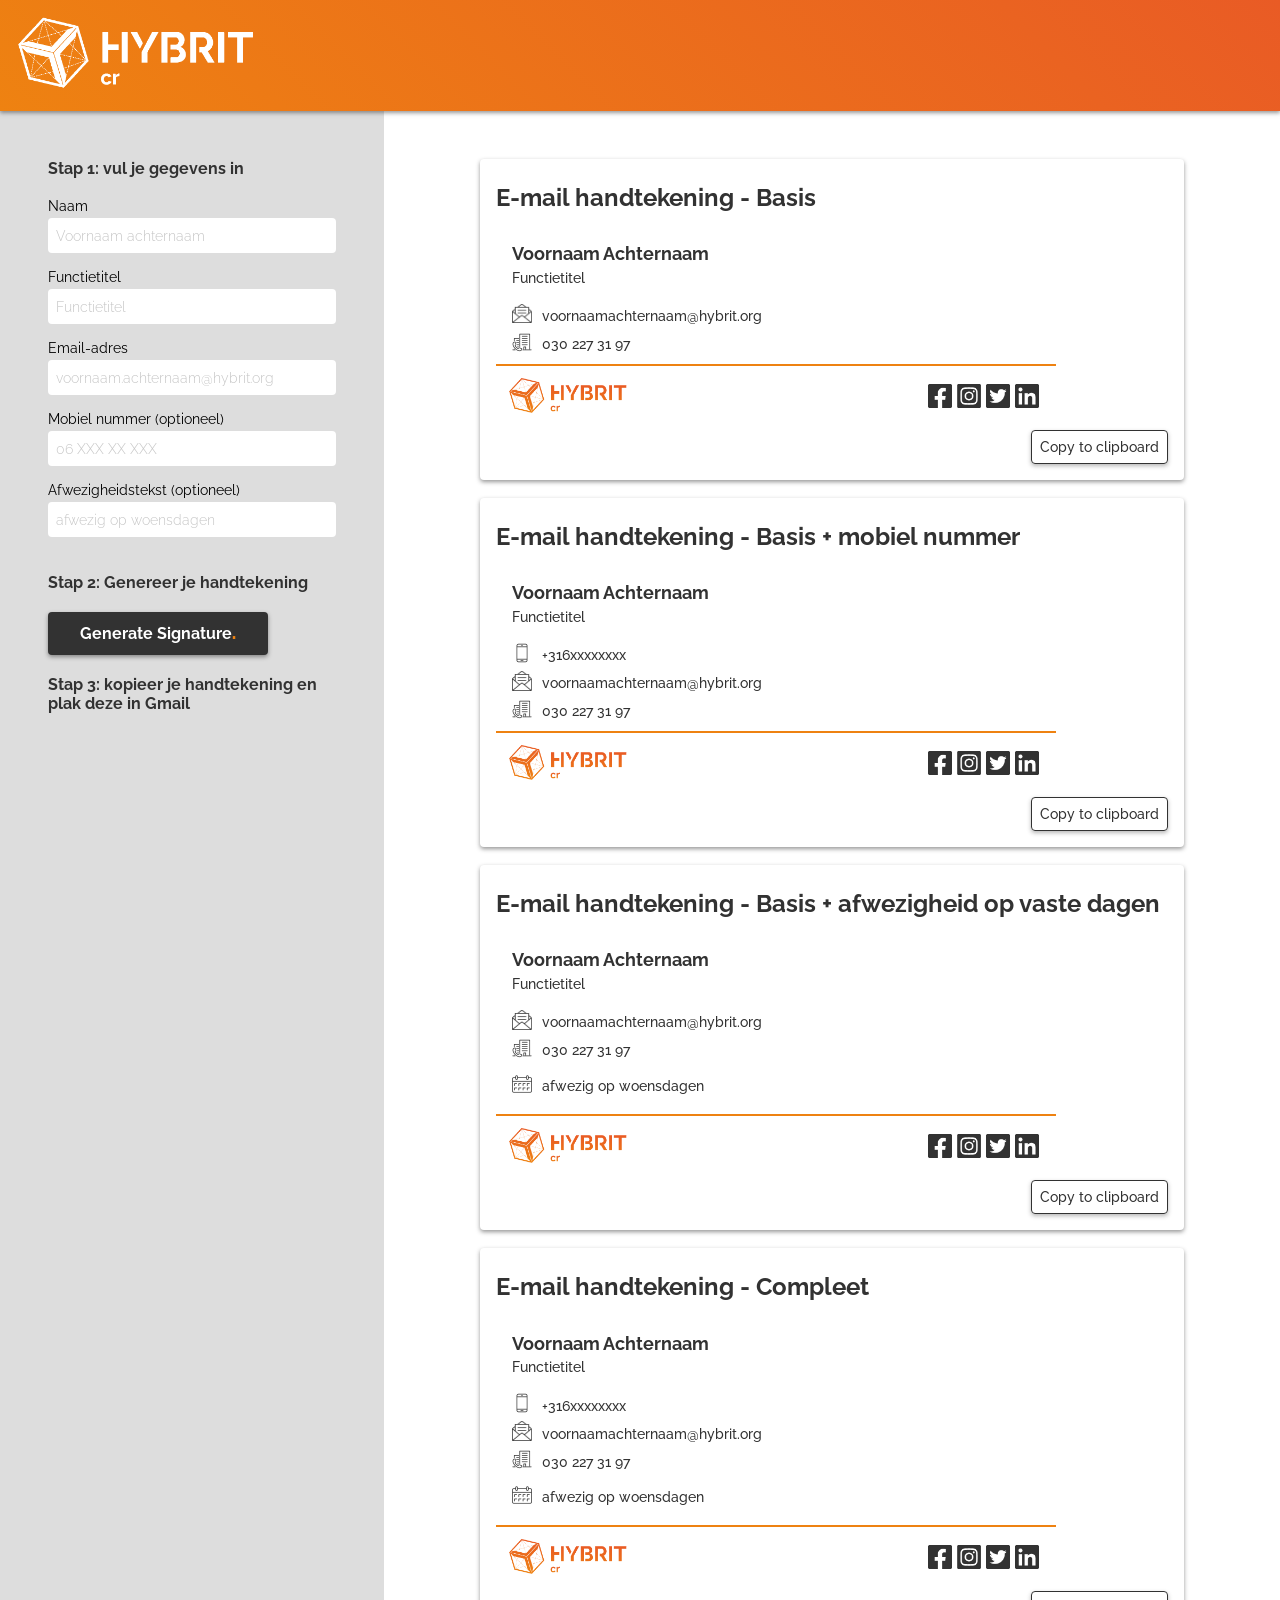
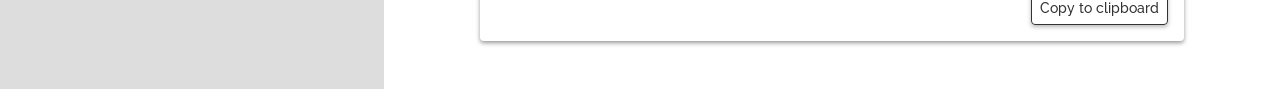
<file: index.html>
<!DOCTYPE html>
<html lang="nl">

<head>
   <meta charset="utf-8">
   <meta name="viewport" content="width=device-width, initial-scale=1">
   <title>Hybrit E-mail Signature Generator</title>
   <link rel="preconnect" href="https://fonts.googleapis.com">
   <link rel="preconnect" href="https://fonts.gstatic.com" crossorigin>
   <link href="https://fonts.googleapis.com/css2?family=Raleway:wght@400;500;600;700;900&amp;display=swap"
      rel="stylesheet">
   <link rel="stylesheet" href="assets/css/style.css">
   <script src="assets/js/app.js" defer></script>
</head>

<body>
   <header>
      <div class="logo">
         <img src="assets/img/Hybrit-animated-logo_white.gif" alt="Hybrit">
      </div>
   </header>
   <main>
      <div class="column-30">
         <article class="content-wrapper">
            <form id="signature-form">
               <fieldset class="form-fieldset">
                  <legend class="title--h2">Stap 1: vul je gegevens in</legend>
                  <div class="inputfield">
                     <label for="input-Name">Naam</label>
                     <input type="text" name="name" id="input-Name" placeholder="Voornaam achternaam"
                        autocomplete="name" required>
                  </div>
                  <div class="inputfield">
                     <label for="input-Title">Functietitel</label>
                     <input type="text" name="title" id="input-Title" placeholder="Functietitel"
                        autocomplete="organization-title" required>
                  </div>
                  <div class="inputfield">
                     <label for="input-Email">Email-adres</label>
                     <input type="email" name="email" id="input-Email" placeholder="voornaam.achternaam@hybrit.org"
                        autocomplete="email" required>
                  </div>
                  <div class="inputfield">
                     <label for="input-Mobile">Mobiel nummer (optioneel)</label>
                     <input type="tel" name="mobile" id="input-Mobile" placeholder="06 XXX XX XXX"
                        autocomplete="tel">
                  </div>
                  <div class="inputfield">
                     <label for="input-Availability">Afwezigheidstekst (optioneel)</label>
                     <input type="text" name="availability" id="input-Availability"
                        placeholder="afwezig op woensdagen">
                  </div>
               </fieldset>
               <h2 class="title--h2">Stap 2: Genereer je handtekening</h2>
               <button type="submit" id="generate" class="button">Generate Signature</button>
               <h2 class="title--h2">Stap 3: kopieer je handtekening en plak deze in Gmail</h2>
            </form>
         </article>
      </div>
      <section class="column-70" aria-label="Handtekening voorbeelden">
         <div class="content-wrapper">
            <h1 class="title--h1">E-mail handtekening - Basis</h1>
            <div id="signatureOne" class="box-container">
               <table cellpadding="0" cellspacing="0"
                  style="vertical-align: -webkit-baseline-middle;font-size: medium;width: 100%;max-width: 560px;font-family: 'Raleway', sans-serif;">
                  <tbody>
                     <tr>
                        <td style="
                              padding: 6px 16px;
                              ">
                           <table cellpadding="0" cellspacing="0"
                              style="vertical-align: -webkit-baseline-middle;font-size: medium;width: 100%;font-family: 'Raleway', sans-serif;">
                              <tbody style="
                                    width: 100%;
                                    ">
                                 <tr height="24" style="vertical-align: middle;">
                                    <td style="vertical-align: middle;">
                                       <h2 class="name" color="#323232"
                                          style="margin: 0px;font-size: 18px;color: #323232;font-weight: 700;font-family: 'Raleway', sans-serif;white-space: nowrap;">
                                          Voornaam Achternaam</h2>
                                    </td>
                                 </tr>
                                 <tr height="24">
                                    <td>
                                       <span color="#323232" font-size="medium" class="title"
                                          style="margin: 0px;color: rgb(50, 50, 50);font-size: 14px;line-height: 22px;font-family: 'Raleway', sans-serif;font-weight: 500;white-space: nowrap;">Functietitel</span>
                                    </td>
                                 </tr>
                                 <tr height="12"></tr>
                                 <tr>
                                    <td style="vertical-align: middle;">
                                       <table cellpadding="0" cellspacing="0"
                                          style="vertical-align: -webkit-baseline-middle;font-size: medium;font-family: 'Raleway', sans-serif;font-weight: 500;">
                                          <tbody>
                                             <tr height="28" style="vertical-align: middle;">
                                                <td width="30" style="vertical-align: middle;">
                                                   <table cellpadding="0" cellspacing="0"
                                                      style="vertical-align: -webkit-baseline-middle; font-size: medium; font-family: Arial;">
                                                      <tbody>
                                                         <tr>
                                                            <td style="vertical-align: bottom;">
                                                               <span width="24" style="display: inline-block;">
                                                                  <img
                                                                     src="assets/img/Signature_icon_mail.png"
                                                                     color="#EE8211" alt="emailAddress" width="20"
                                                                     style="display: block;margin-right: 4px;">
                                                               </span>
                                                            </td>
                                                         </tr>
                                                      </tbody>
                                                   </table>
                                                </td>
                                                <td style="padding: 0px;">
                                                   <a class="email" href="mailto:voornaamachternaam@hybrit.org"
                                                      color="#323232"
                                                      style="text-decoration: none; color: rgb(50, 50, 50); font-size: 14px;">
                                                      <span>voornaamachternaam@hybrit.org</span>
                                                   </a>
                                                </td>
                                             </tr>
                                             <tr style="vertical-align: middle;" height="28">
                                                <td width="26" style="vertical-align: middle;">
                                                   <table cellpadding="0" cellspacing="0"
                                                      style="vertical-align: -webkit-baseline-middle; font-size: medium; font-family: Arial;">
                                                      <tbody>
                                                         <tr>
                                                            <td style="vertical-align: bottom;">
                                                               <span width="24" style="display: inline-block;">
                                                                  <img
                                                                     src="assets/img/Signature_icon__Office_Phone-1.png"
                                                                     color="#EE8211" alt="mobilePhone" width="20"
                                                                     style="display: block;margin-right: 4px;">
                                                               </span>
                                                            </td>
                                                         </tr>
                                                      </tbody>
                                                   </table>
                                                </td>
                                                <td style="padding: 0px; color: rgb(50, 50, 50);">
                                                   <a class="office-phone" href="tel:0031303080728" color="#323232"
                                                      style="text-decoration: none; color: rgb(50, 50, 50); font-size: 14px;">
                                                      <span> 030 227 31 97</span>
                                                   </a>
                                                </td>
                                             </tr>
                                          </tbody>
                                       </table>
                                    </td>
                                 </tr>
                              </tbody>
                           </table>
                        </td>
                     </tr>
                     <tr>
                        <td>
                           <table cellpadding="0" cellspacing="0"
                              style="width: 100%;vertical-align: -webkit-baseline-middle;font-size: medium;font-family: Arial;background: #EE8211;height: 2px;">
                              <tbody></tbody>
                           </table>
                        </td>
                     </tr>
                     <tr>
                        <td style="
                              padding: 12px;
                              ">
                           <table cellpadding="0" cellspacing="0"
                              style="width: 100%; vertical-align: -webkit-baseline-middle; font-size: medium; font-family: Arial;">
                              <tbody>
                                 <tr>
                                    <td style="vertical-align: top;width: auto;">
                                       <a href="https://hybrit.nl/" target="_blank">
                                          <img
                                             src="assets/img/Hybrit_animated_logo.gif"
                                             role="presentation" width="160"
                                             style="display: inline-block;max-width: 160px;">
                                       </a>
                                    </td>
                                    <td width="30">
                                       <div style="width: 30px;"></div>
                                    </td>
                                    <td style="text-align: right;vertical-align: middle;">
                                       <table cellpadding="0" cellspacing="0"
                                          style="display: inline-block; vertical-align: -webkit-baseline-middle; font-size: medium; font-family: Arial;">
                                          <tbody>
                                             <tr style="text-align: right;">
                                                <td>
                                                   <a href="https://www.facebook.com/codeitsmarter/" color="#EE8211"
                                                      class="social-links" style="display: inline-block;padding: 0px;">
                                                      <img
                                                         src="assets/img/Signature_icon_facebook_dark.png"
                                                         alt="facebook" color="#EE8211" height="24" class="social-links"
                                                         style="max-width: 135px;display: block;">
                                                   </a>
                                                </td>
                                                <td width="5">
                                                   <div></div>
                                                </td>
                                                <td>
                                                   <a href="https://www.instagram.com/hybrit_it/" color="#EE8211"
                                                      class="social-links"
                                                      style="display: inline-block;padding: 0px;/* background-color: rgb(238, 130, 17); */">
                                                      <img
                                                         src="assets/img/Signature_icon_Instagram_dark.png"
                                                         alt="linkedin" color="#EE8211" height="24"
                                                         style="/* background-color: rgb(238, 130, 17); */max-width: 135px;display: block;">
                                                   </a>
                                                </td>
                                                <td width="5">
                                                   <div></div>
                                                </td>
                                                <td>
                                                   <a href="https://twitter.com/BHybrit" color="" class="social-links"
                                                      style="display: inline-block;padding: 0px;">
                                                      <img
                                                         src="assets/img/Signature_icon_Twitter_dark.png"
                                                         alt="twitter" height="24" class="social-links"
                                                         style="max-width: 135px;display: block;">
                                                   </a>
                                                </td>
                                                <td width="5">
                                                   <div></div>
                                                </td>
                                                <td>
                                                   <a href="https://www.linkedin.com/company/hybrit-bv/mycompany/"
                                                      color="#EE8211" class="social-links"
                                                      style="display: inline-block;padding: 0px;/* background-color: rgb(238, 130, 17); */">
                                                      <img
                                                         src="assets/img/Signature_icon_Linkedin_dark.png"
                                                         alt="linkedin" color="#EE8211" height="24"
                                                         style="/* background-color: rgb(238, 130, 17); */max-width: 135px;display: block;">
                                                   </a>
                                                </td>
                                                <td width="5">
                                                   <div></div>
                                                </td>
                                             </tr>
                                          </tbody>
                                       </table>
                                    </td>
                                 </tr>
                              </tbody>
                           </table>
                        </td>
                     </tr>
                  </tbody>
               </table>
            </div>
            <button type="button" class="copy-button">Copy to clipboard</button>
         </div>
         <br>
         <article class="content-wrapper">
            <h1 class="title--h1">E-mail handtekening - Basis + mobiel nummer</h1>
            <div id="signatureTwo" class="box-container">
               <table cellpadding="0" cellspacing="0"
                  style="vertical-align: -webkit-baseline-middle;font-size: medium;width: 100%;max-width: 560px;font-family: 'Raleway', sans-serif;">
                  <tbody>
                     <tr>
                        <td style="
                              padding: 6px 16px;
                              ">
                           <table cellpadding="0" cellspacing="0"
                              style="vertical-align: -webkit-baseline-middle;font-size: medium;width: 100%;font-family: 'Raleway', sans-serif;">
                              <tbody style="
                                    width: 100%;
                                    ">
                                 <tr height="24" style="vertical-align: middle;">
                                    <td style="vertical-align: middle;">
                                       <h2 class="name" color="#323232"
                                          style="margin: 0px;font-size: 18px;color: #323232;font-weight: 700;font-family: 'Raleway', sans-serif;white-space: nowrap;">
                                          Voornaam Achternaam</h2>
                                    </td>
                                 </tr>
                                 <tr height="24">
                                    <td>
                                       <span color="#323232" font-size="medium" class="title"
                                          style="margin: 0px;color: rgb(50, 50, 50);font-size: 14px;line-height: 22px;font-family: 'Raleway', sans-serif;font-weight: 500;white-space: nowrap;">Functietitel</span>
                                    </td>
                                 </tr>
                                 <tr height="12"></tr>
                                 <tr>
                                    <td style="vertical-align: middle;">
                                       <table cellpadding="0" cellspacing="0"
                                          style="vertical-align: -webkit-baseline-middle;font-size: medium;font-family: 'Raleway', sans-serif;font-weight: 500;">
                                          <tbody>
                                             <tr style="vertical-align: middle;" height="28">
                                                <td width="26" style="vertical-align: middle;">
                                                   <table cellpadding="0" cellspacing="0"
                                                      style="vertical-align: -webkit-baseline-middle; font-size: medium; font-family: Arial;">
                                                      <tbody>
                                                         <tr>
                                                            <td style="vertical-align: bottom;">
                                                               <span width="24" style="display: inline-block;">
                                                                  <img
                                                                     src="assets/img/Signature_icon__Mobile-1.png"
                                                                     color="#EE8211" alt="mobilePhone" width="20"
                                                                     style="display: block;margin-right: 4px;">
                                                               </span>
                                                            </td>
                                                         </tr>
                                                      </tbody>
                                                   </table>
                                                </td>
                                                <td style="padding: 0px; color: rgb(50, 50, 50);">
                                                   <a class="mobile-phone" href="tel:00316xxxxxxxx" color="#323232"
                                                      style="text-decoration: none; color: rgb(50, 50, 50); font-size: 14px;">
                                                      <span class="mobile">+316xxxxxxxx</span>
                                                   </a>
                                                </td>
                                             </tr>
                                             <tr height="28" style="vertical-align: middle;">
                                                <td width="30" style="vertical-align: middle;">
                                                   <table cellpadding="0" cellspacing="0"
                                                      style="vertical-align: -webkit-baseline-middle; font-size: medium; font-family: Arial;">
                                                      <tbody>
                                                         <tr>
                                                            <td style="vertical-align: bottom;">
                                                               <span width="24" style="display: inline-block;">
                                                                  <img
                                                                     src="assets/img/Signature_icon_mail.png"
                                                                     color="#EE8211" alt="emailAddress" width="20"
                                                                     style="display: block;margin-right: 4px;">
                                                               </span>
                                                            </td>
                                                         </tr>
                                                      </tbody>
                                                   </table>
                                                </td>
                                                <td style="padding: 0px;">
                                                   <a class="email" href="mailto:voornaamachternaam@hybrit.org"
                                                      color="#323232"
                                                      style="text-decoration: none; color: rgb(50, 50, 50); font-size: 14px;">
                                                      <span>voornaamachternaam@hybrit.org</span>
                                                   </a>
                                                </td>
                                             </tr>
                                             <tr style="vertical-align: middle;" height="28">
                                                <td width="26" style="vertical-align: middle;">
                                                   <table cellpadding="0" cellspacing="0"
                                                      style="vertical-align: -webkit-baseline-middle; font-size: medium; font-family: Arial;">
                                                      <tbody>
                                                         <tr>
                                                            <td style="vertical-align: bottom;">
                                                               <span width="24" style="display: inline-block;">
                                                                  <img
                                                                     src="assets/img/Signature_icon__Office_Phone-1.png"
                                                                     color="#EE8211" alt="mobilePhone" width="20"
                                                                     style="display: block;margin-right: 4px;">
                                                               </span>
                                                            </td>
                                                         </tr>
                                                      </tbody>
                                                   </table>
                                                </td>
                                                <td style="padding: 0px; color: rgb(50, 50, 50);">
                                                   <a class="office-phone" href="tel:0031303080728" color="#323232"
                                                      style="text-decoration: none; color: rgb(50, 50, 50); font-size: 14px;">
                                                      <span> 030 227 31 97</span>
                                                   </a>
                                                </td>
                                             </tr>
                                          </tbody>
                                       </table>
                                    </td>
                                 </tr>
                              </tbody>
                           </table>
                        </td>
                     </tr>
                     <tr>
                        <td>
                           <table cellpadding="0" cellspacing="0"
                              style="width: 100%;vertical-align: -webkit-baseline-middle;font-size: medium;font-family: Arial;background: #EE8211;height: 2px;">
                              <tbody></tbody>
                           </table>
                        </td>
                     </tr>
                     <tr>
                        <td style="
                              padding: 12px;
                              ">
                           <table cellpadding="0" cellspacing="0"
                              style="width: 100%; vertical-align: -webkit-baseline-middle; font-size: medium; font-family: Arial;">
                              <tbody>
                                 <tr>
                                    <td style="vertical-align: top;width: auto;">
                                       <a href="https://hybrit.nl/" target="_blank">
                                          <img
                                             src="assets/img/Hybrit_animated_logo.gif"
                                             role="presentation" width="160"
                                             style="display: inline-block;max-width: 160px;">
                                       </a>
                                    </td>
                                    <td width="30">
                                       <div style="width: 30px;"></div>
                                    </td>
                                    <td style="text-align: right;vertical-align: middle;">
                                       <table cellpadding="0" cellspacing="0"
                                          style="display: inline-block; vertical-align: -webkit-baseline-middle; font-size: medium; font-family: Arial;">
                                          <tbody>
                                             <tr style="text-align: right;">
                                                <td>
                                                   <a href="https://www.facebook.com/codeitsmarter/" color="#EE8211"
                                                      class="social-links" style="display: inline-block;padding: 0px;">
                                                      <img
                                                         src="assets/img/Signature_icon_facebook_dark.png"
                                                         alt="facebook" color="#EE8211" height="24" class="social-links"
                                                         style="max-width: 135px;display: block;">
                                                   </a>
                                                </td>
                                                <td width="5">
                                                   <div></div>
                                                </td>
                                                <td>
                                                   <a href="https://www.instagram.com/hybrit_it/" color="#EE8211"
                                                      class="social-links"
                                                      style="display: inline-block;padding: 0px;/* background-color: rgb(238, 130, 17); */">
                                                      <img
                                                         src="assets/img/Signature_icon_Instagram_dark.png"
                                                         alt="linkedin" color="#EE8211" height="24"
                                                         style="/* background-color: rgb(238, 130, 17); */max-width: 135px;display: block;">
                                                   </a>
                                                </td>
                                                <td width="5">
                                                   <div></div>
                                                </td>
                                                <td>
                                                   <a href="https://twitter.com/BHybrit" color="" class="social-links"
                                                      style="display: inline-block;padding: 0px;">
                                                      <img
                                                         src="assets/img/Signature_icon_Twitter_dark.png"
                                                         alt="twitter" height="24" class="social-links"
                                                         style="max-width: 135px;display: block;">
                                                   </a>
                                                </td>
                                                <td width="5">
                                                   <div></div>
                                                </td>
                                                <td>
                                                   <a href="https://www.linkedin.com/company/hybrit-bv/mycompany/"
                                                      color="#EE8211" class="social-links"
                                                      style="display: inline-block;padding: 0px;/* background-color: rgb(238, 130, 17); */">
                                                      <img
                                                         src="assets/img/Signature_icon_Linkedin_dark.png"
                                                         alt="linkedin" color="#EE8211" height="24"
                                                         style="/* background-color: rgb(238, 130, 17); */max-width: 135px;display: block;">
                                                   </a>
                                                </td>
                                                <td width="5">
                                                   <div></div>
                                                </td>
                                             </tr>
                                          </tbody>
                                       </table>
                                    </td>
                                 </tr>
                              </tbody>
                           </table>
                        </td>
                     </tr>
                  </tbody>
               </table>
            </div>
            <button type="button" class="copy-button">Copy to clipboard</button>
         </article>
         <br>
         <article class="content-wrapper">
            <h1 class="title--h1">E-mail handtekening - Basis + afwezigheid op vaste dagen</h1>
            <div id="signatureThree" class="box-container">
               <table cellpadding="0" cellspacing="0"
                  style="vertical-align: -webkit-baseline-middle;font-size: medium;width: 100%;max-width: 560px;font-family: 'Raleway', sans-serif;">
                  <tbody>
                     <tr>
                        <td style="
                              padding: 6px 16px;
                              ">
                           <table cellpadding="0" cellspacing="0"
                              style="vertical-align: -webkit-baseline-middle;font-size: medium;width: 100%;font-family: 'Raleway', sans-serif;">
                              <tbody style="
                                    width: 100%;
                                    ">
                                 <tr height="24" style="vertical-align: middle;">
                                    <td style="vertical-align: middle;">
                                       <h2 class="name" color="#323232"
                                          style="margin: 0px;font-size: 18px;color: #323232;font-weight: 700;font-family: 'Raleway', sans-serif;white-space: nowrap;">
                                          Voornaam Achternaam</h2>
                                    </td>
                                 </tr>
                                 <tr height="24">
                                    <td>
                                       <span color="#323232" font-size="medium" class="title"
                                          style="margin: 0px;color: rgb(50, 50, 50);font-size: 14px;line-height: 22px;font-family: 'Raleway', sans-serif;font-weight: 500;white-space: nowrap;">Functietitel</span>
                                    </td>
                                 </tr>
                                 <tr height="12"></tr>
                                 <tr>
                                    <td style="vertical-align: middle;">
                                       <table cellpadding="0" cellspacing="0"
                                          style="vertical-align: -webkit-baseline-middle;font-size: medium;font-family: 'Raleway', sans-serif;font-weight: 500;">
                                          <tbody>
                                             <tr height="28" style="vertical-align: middle;">
                                                <td width="30" style="vertical-align: middle;">
                                                   <table cellpadding="0" cellspacing="0"
                                                      style="vertical-align: -webkit-baseline-middle; font-size: medium; font-family: Arial;">
                                                      <tbody>
                                                         <tr>
                                                            <td style="vertical-align: bottom;">
                                                               <span width="24" style="display: inline-block;">
                                                                  <img
                                                                     src="assets/img/Signature_icon_mail.png"
                                                                     color="#EE8211" alt="emailAddress" width="20"
                                                                     style="display: block;margin-right: 4px;">
                                                               </span>
                                                            </td>
                                                         </tr>
                                                      </tbody>
                                                   </table>
                                                </td>
                                                <td style="padding: 0px;">
                                                   <a class="email" href="mailto:voornaamachternaam@hybrit.org"
                                                      color="#323232"
                                                      style="text-decoration: none; color: rgb(50, 50, 50); font-size: 14px;">
                                                      <span>voornaamachternaam@hybrit.org</span>
                                                   </a>
                                                </td>
                                             </tr>
                                             <tr style="vertical-align: middle;" height="28">
                                                <td width="26" style="vertical-align: middle;">
                                                   <table cellpadding="0" cellspacing="0"
                                                      style="vertical-align: -webkit-baseline-middle; font-size: medium; font-family: Arial;">
                                                      <tbody>
                                                         <tr>
                                                            <td style="vertical-align: bottom;">
                                                               <span width="24" style="display: inline-block;">
                                                                  <img
                                                                     src="assets/img/Signature_icon__Office_Phone-1.png"
                                                                     color="#EE8211" alt="mobilePhone" width="20"
                                                                     style="display: block;margin-right: 4px;">
                                                               </span>
                                                            </td>
                                                         </tr>
                                                      </tbody>
                                                   </table>
                                                </td>
                                                <td style="padding: 0px; color: rgb(50, 50, 50);">
                                                   <a class="office-phone" href="tel:0031303080728" color="#323232"
                                                      style="text-decoration: none; color: rgb(50, 50, 50); font-size: 14px;">
                                                      <span> 030 227 31 97</span>
                                                   </a>
                                                </td>
                                             </tr>
                                             <tr height="28" style="vertical-align: middle;">
                                                <td width="30" style="vertical-align: middle;">
                                                   <table cellpadding="0" cellspacing="0"
                                                      style="vertical-align: -webkit-baseline-middle; font-size: medium; font-family: Arial;">
                                                      <tbody>
                                                         <tr>
                                                            <td style="vertical-align: bottom;">
                                                               <span width="24" style="display: inline-block;">
                                                                  <img
                                                                     src="assets/img/Signature_icon__calendar-1.png"
                                                                     color="#EE8211" alt="emailAddress" width="20"
                                                                     style="display: block;margin-right: 4px;">
                                                               </span>
                                                            </td>
                                                         </tr>
                                                      </tbody>
                                                   </table>
                                                </td>
                                                <td style="padding: 0px;">
                                                   <p class="availability" color="#323232"
                                                      style="text-decoration: none; color: rgb(50, 50, 50); font-size: 14px;">
                                                      afwezig op woensdagen </p>
                                                </td>
                                             </tr>
                                          </tbody>
                                       </table>
                                    </td>
                                 </tr>
                              </tbody>
                           </table>
                        </td>
                     </tr>
                     <tr>
                        <td>
                           <table cellpadding="0" cellspacing="0"
                              style="width: 100%;vertical-align: -webkit-baseline-middle;font-size: medium;font-family: Arial;background: #EE8211;height: 2px;">
                              <tbody></tbody>
                           </table>
                        </td>
                     </tr>
                     <tr>
                        <td style="
                              padding: 12px;
                              ">
                           <table cellpadding="0" cellspacing="0"
                              style="width: 100%; vertical-align: -webkit-baseline-middle; font-size: medium; font-family: Arial;">
                              <tbody>
                                 <tr>
                                    <td style="vertical-align: top;width: auto;">
                                       <a href="https://hybrit.nl/" target="_blank">
                                          <img
                                             src="assets/img/Hybrit_animated_logo.gif"
                                             role="presentation" width="160"
                                             style="display: inline-block;max-width: 160px;">
                                       </a>
                                    </td>
                                    <td width="30">
                                       <div style="width: 30px;"></div>
                                    </td>
                                    <td style="text-align: right;vertical-align: middle;">
                                       <table cellpadding="0" cellspacing="0"
                                          style="display: inline-block; vertical-align: -webkit-baseline-middle; font-size: medium; font-family: Arial;">
                                          <tbody>
                                             <tr style="text-align: right;">
                                                <td>
                                                   <a href="https://www.facebook.com/codeitsmarter/" color="#EE8211"
                                                      class="social-links" style="display: inline-block;padding: 0px;">
                                                      <img
                                                         src="assets/img/Signature_icon_facebook_dark.png"
                                                         alt="facebook" color="#EE8211" height="24" class="social-links"
                                                         style="max-width: 135px;display: block;">
                                                   </a>
                                                </td>
                                                <td width="5">
                                                   <div></div>
                                                </td>
                                                <td>
                                                   <a href="https://www.instagram.com/hybrit_it/" color="#EE8211"
                                                      class="social-links"
                                                      style="display: inline-block;padding: 0px;/* background-color: rgb(238, 130, 17); */">
                                                      <img
                                                         src="assets/img/Signature_icon_Instagram_dark.png"
                                                         alt="linkedin" color="#EE8211" height="24"
                                                         style="/* background-color: rgb(238, 130, 17); */max-width: 135px;display: block;">
                                                   </a>
                                                </td>
                                                <td width="5">
                                                   <div></div>
                                                </td>
                                                <td>
                                                   <a href="https://twitter.com/BHybrit" color="" class="social-links"
                                                      style="display: inline-block;padding: 0px;">
                                                      <img
                                                         src="assets/img/Signature_icon_Twitter_dark.png"
                                                         alt="twitter" height="24" class="social-links"
                                                         style="max-width: 135px;display: block;">
                                                   </a>
                                                </td>
                                                <td width="5">
                                                   <div></div>
                                                </td>
                                                <td>
                                                   <a href="https://www.linkedin.com/company/hybrit-bv/mycompany/"
                                                      color="#EE8211" class="social-links"
                                                      style="display: inline-block;padding: 0px;/* background-color: rgb(238, 130, 17); */">
                                                      <img
                                                         src="assets/img/Signature_icon_Linkedin_dark.png"
                                                         alt="linkedin" color="#EE8211" height="24"
                                                         style="/* background-color: rgb(238, 130, 17); */max-width: 135px;display: block;">
                                                   </a>
                                                </td>
                                                <td width="5">
                                                   <div></div>
                                                </td>
                                             </tr>
                                          </tbody>
                                       </table>
                                    </td>
                                 </tr>
                              </tbody>
                           </table>
                        </td>
                     </tr>
                  </tbody>
               </table>
            </div>
            <button type="button" class="copy-button">Copy to clipboard</button>
         </article>
         <br>
         <article class="content-wrapper">
            <h1 class="title--h1">E-mail handtekening - Compleet</h1>
            <div id="signatureFour" class="box-container">
               <table cellpadding="0" cellspacing="0"
                  style="vertical-align: -webkit-baseline-middle;font-size: medium;width: 100%;max-width: 560px;font-family: 'Raleway', sans-serif;">
                  <tbody>
                     <tr>
                        <td style="
                              padding: 6px 16px;
                              ">
                           <table cellpadding="0" cellspacing="0"
                              style="vertical-align: -webkit-baseline-middle;font-size: medium;width: 100%;font-family: 'Raleway', sans-serif;">
                              <tbody style="
                                    width: 100%;
                                    ">
                                 <tr height="24" style="vertical-align: middle;">
                                    <td style="vertical-align: middle;">
                                       <h2 class="name" color="#323232"
                                          style="margin: 0px;font-size: 18px;color: #323232;font-weight: 700;font-family: 'Raleway', sans-serif;white-space: nowrap;">
                                          Voornaam Achternaam</h2>
                                    </td>
                                 </tr>
                                 <tr height="24">
                                    <td>
                                       <span color="#323232" font-size="medium" class="title"
                                          style="margin: 0px;color: rgb(50, 50, 50);font-size: 14px;line-height: 22px;font-family: 'Raleway', sans-serif;font-weight: 500;white-space: nowrap;">Functietitel</span>
                                    </td>
                                 </tr>
                                 <tr height="12"></tr>
                                 <tr>
                                    <td style="vertical-align: middle;">
                                       <table cellpadding="0" cellspacing="0"
                                          style="vertical-align: -webkit-baseline-middle;font-size: medium;font-family: 'Raleway', sans-serif;font-weight: 500;">
                                          <tbody>
                                             <tr style="vertical-align: middle;" height="28">
                                                <td width="26" style="vertical-align: middle;">
                                                   <table cellpadding="0" cellspacing="0"
                                                      style="vertical-align: -webkit-baseline-middle; font-size: medium; font-family: Arial;">
                                                      <tbody>
                                                         <tr>
                                                            <td style="vertical-align: bottom;">
                                                               <span width="24" style="display: inline-block;">
                                                                  <img
                                                                     src="assets/img/Signature_icon__Mobile-1.png"
                                                                     color="#EE8211" alt="mobilePhone" width="20"
                                                                     style="display: block;margin-right: 4px;">
                                                               </span>
                                                            </td>
                                                         </tr>
                                                      </tbody>
                                                   </table>
                                                </td>
                                                <td style="padding: 0px; color: rgb(50, 50, 50);">
                                                   <a class="mobile-phone" href="tel:00316xxxxxxxx" color="#323232"
                                                      style="text-decoration: none; color: rgb(50, 50, 50); font-size: 14px;">
                                                      <span class="mobile">+316xxxxxxxx</span>
                                                   </a>
                                                </td>
                                             </tr>
                                             <tr height="28" style="vertical-align: middle;">
                                                <td width="30" style="vertical-align: middle;">
                                                   <table cellpadding="0" cellspacing="0"
                                                      style="vertical-align: -webkit-baseline-middle; font-size: medium; font-family: Arial;">
                                                      <tbody>
                                                         <tr>
                                                            <td style="vertical-align: bottom;">
                                                               <span width="24" style="display: inline-block;">
                                                                  <img
                                                                     src="assets/img/Signature_icon_mail.png"
                                                                     color="#EE8211" alt="emailAddress" width="20"
                                                                     style="display: block;margin-right: 4px;">
                                                               </span>
                                                            </td>
                                                         </tr>
                                                      </tbody>
                                                   </table>
                                                </td>
                                                <td style="padding: 0px;">
                                                   <a class="email" href="mailto:voornaamachternaam@hybrit.org"
                                                      color="#323232"
                                                      style="text-decoration: none; color: rgb(50, 50, 50); font-size: 14px;">
                                                      <span>voornaamachternaam@hybrit.org</span>
                                                   </a>
                                                </td>
                                             </tr>
                                             <tr style="vertical-align: middle;" height="28">
                                                <td width="26" style="vertical-align: middle;">
                                                   <table cellpadding="0" cellspacing="0"
                                                      style="vertical-align: -webkit-baseline-middle; font-size: medium; font-family: Arial;">
                                                      <tbody>
                                                         <tr>
                                                            <td style="vertical-align: bottom;">
                                                               <span width="24" style="display: inline-block;">
                                                                  <img
                                                                     src="assets/img/Signature_icon__Office_Phone-1.png"
                                                                     color="#EE8211" alt="mobilePhone" width="20"
                                                                     style="display: block;margin-right: 4px;">
                                                               </span>
                                                            </td>
                                                         </tr>
                                                      </tbody>
                                                   </table>
                                                </td>
                                                <td style="padding: 0px; color: rgb(50, 50, 50);">
                                                   <a class="office-phone" href="tel:0031303080728" color="#323232"
                                                      style="text-decoration: none; color: rgb(50, 50, 50); font-size: 14px;">
                                                      <span> 030 227 31 97</span>
                                                   </a>
                                                </td>
                                             </tr>
                                             <tr height="28" style="vertical-align: middle;">
                                                <td width="30" style="vertical-align: middle;">
                                                   <table cellpadding="0" cellspacing="0"
                                                      style="vertical-align: -webkit-baseline-middle; font-size: medium; font-family: Arial;">
                                                      <tbody>
                                                         <tr>
                                                            <td style="vertical-align: bottom;">
                                                               <span width="24" style="display: inline-block;">
                                                                  <img
                                                                     src="assets/img/Signature_icon__calendar-1.png"
                                                                     color="#EE8211" alt="emailAddress" width="20"
                                                                     style="display: block;margin-right: 4px;">
                                                               </span>
                                                            </td>
                                                         </tr>
                                                      </tbody>
                                                   </table>
                                                </td>
                                                <td style="padding: 0px;">
                                                   <p class="availability" color="#323232"
                                                      style="text-decoration: none; color: rgb(50, 50, 50); font-size: 14px;">
                                                      afwezig op woensdagen </p>
                                                </td>
                                             </tr>
                                          </tbody>
                                       </table>
                                    </td>
                                 </tr>
                              </tbody>
                           </table>
                        </td>
                     </tr>
                     <tr>
                        <td>
                           <table cellpadding="0" cellspacing="0"
                              style="width: 100%;vertical-align: -webkit-baseline-middle;font-size: medium;font-family: Arial;background: #EE8211;height: 2px;">
                              <tbody></tbody>
                           </table>
                        </td>
                     </tr>
                     <tr>
                        <td style="
                              padding: 12px;
                              ">
                           <table cellpadding="0" cellspacing="0"
                              style="width: 100%; vertical-align: -webkit-baseline-middle; font-size: medium; font-family: Arial;">
                              <tbody>
                                 <tr>
                                    <td style="vertical-align: top;width: auto;">
                                       <a href="https://hybrit.nl/" target="_blank">
                                          <img
                                             src="assets/img/Hybrit_animated_logo.gif"
                                             role="presentation" width="160"
                                             style="display: inline-block;max-width: 160px;">
                                       </a>
                                    </td>
                                    <td width="30">
                                       <div style="width: 30px;"></div>
                                    </td>
                                    <td style="text-align: right;vertical-align: middle;">
                                       <table cellpadding="0" cellspacing="0"
                                          style="display: inline-block; vertical-align: -webkit-baseline-middle; font-size: medium; font-family: Arial;">
                                          <tbody>
                                             <tr style="text-align: right;">
                                                <td>
                                                   <a href="https://www.facebook.com/codeitsmarter/" color="#EE8211"
                                                      class="social-links" style="display: inline-block;padding: 0px;">
                                                      <img
                                                         src="assets/img/Signature_icon_facebook_dark.png"
                                                         alt="facebook" color="#EE8211" height="24" class="social-links"
                                                         style="max-width: 135px;display: block;">
                                                   </a>
                                                </td>
                                                <td width="5">
                                                   <div></div>
                                                </td>
                                                <td>
                                                   <a href="https://www.instagram.com/hybrit_it/" color="#EE8211"
                                                      class="social-links"
                                                      style="display: inline-block;padding: 0px;/* background-color: rgb(238, 130, 17); */">
                                                      <img
                                                         src="assets/img/Signature_icon_Instagram_dark.png"
                                                         alt="linkedin" color="#EE8211" height="24"
                                                         style="/* background-color: rgb(238, 130, 17); */max-width: 135px;display: block;">
                                                   </a>
                                                </td>
                                                <td width="5">
                                                   <div></div>
                                                </td>
                                                <td>
                                                   <a href="https://twitter.com/BHybrit" color="" class="social-links"
                                                      style="display: inline-block;padding: 0px;">
                                                      <img
                                                         src="assets/img/Signature_icon_Twitter_dark.png"
                                                         alt="twitter" height="24" class="social-links"
                                                         style="max-width: 135px;display: block;">
                                                   </a>
                                                </td>
                                                <td width="5">
                                                   <div></div>
                                                </td>
                                                <td>
                                                   <a href="https://www.linkedin.com/company/hybrit-bv/mycompany/"
                                                      color="#EE8211" class="social-links"
                                                      style="display: inline-block;padding: 0px;/* background-color: rgb(238, 130, 17); */">
                                                      <img
                                                         src="assets/img/Signature_icon_Linkedin_dark.png"
                                                         alt="linkedin" color="#EE8211" height="24"
                                                         style="/* background-color: rgb(238, 130, 17); */max-width: 135px;display: block;">
                                                   </a>
                                                </td>
                                                <td width="5">
                                                   <div></div>
                                                </td>
                                             </tr>
                                          </tbody>
                                       </table>
                                    </td>
                                 </tr>
                              </tbody>
                           </table>
                        </td>
                     </tr>
                  </tbody>
               </table>
            </div>
            <button type="button" class="copy-button">Copy to clipboard</button>
         </article>
      </section>
   </main>
</body>

</html>
</file>
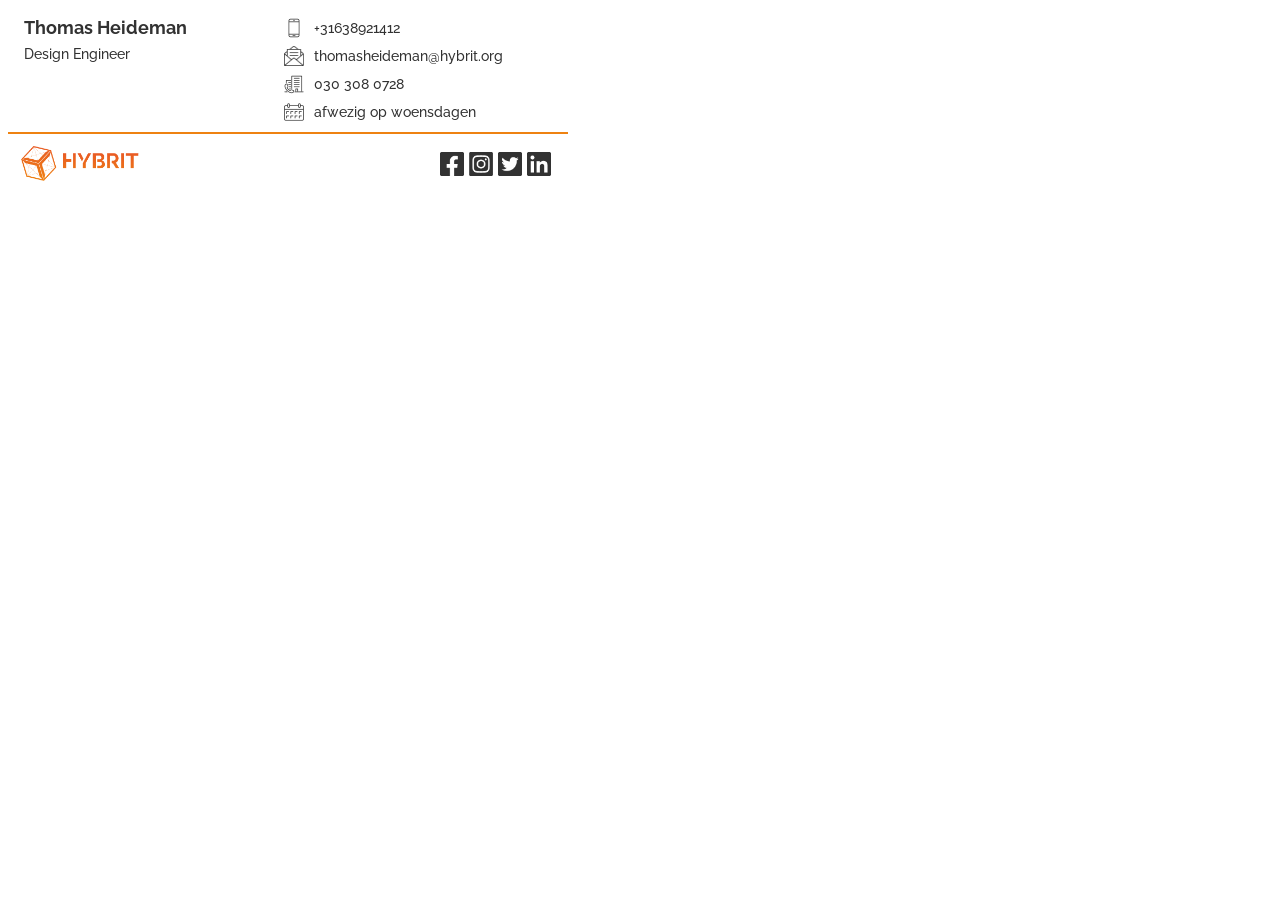
<file: templates/signature_v04.html>
<html><head>
    <link rel="preconnect" href="https://fonts.googleapis.com">
    <link rel="preconnect" href="https://fonts.gstatic.com" crossorigin="">
    <link href="https://fonts.googleapis.com/css2?family=Raleway:wght@400;500;600;700&amp;display=swap" rel="stylesheet">
  </head>
  <body>
    <table cellpadding="0" cellspacing="0" style="vertical-align: -webkit-baseline-middle;font-size: medium;width: 100%;max-width: 560px;font-family: 'Raleway', sans-serif;">
      <tbody>
        <tr>
          <td style="
        padding: 6px 16px;
    ">
            <table cellpadding="0" cellspacing="0" style="vertical-align: -webkit-baseline-middle;font-size: medium;width: 100%;font-family: 'Raleway', sans-serif;">
              <tbody style="
        width: 100%;
    ">
                <tr>
                  <td style="vertical-align: top;">
                    <table cellpadding="0" cellspacing="0" style="vertical-align: -webkit-baseline-middle;font-size: medium;font-family: Arial;width: 100%;">
                      <tbody>
                        <tr height="26" style="vertical-align: middle;">
                          <td style="vertical-align: middle;">
                            <h2 color="#323232" style="margin: 0px;font-size: 18px;color: #323232;font-weight: 700;font-family: 'Raleway', sans-serif;white-space: nowrap;">Thomas Heideman</h2>
                          </td>
                        </tr>
                        <tr height="28">
                          <td>
                            <span color="#323232" font-size="medium" class="job-title" style="margin: 0px;color: rgb(50, 50, 50);font-size: 14px;line-height: 22px;font-family: 'Raleway', sans-serif;font-weight: 500;white-space: nowrap;">Design Engineer</span>
                          </td>
                        </tr>
                      </tbody>
                    </table>
                  </td>
                  <td width="30">
                    <div style="width: 30px;"></div>
                  </td>
                  <td width="30">
                    <div style="width: 30px;"></div>
                  </td>
                  <td style="vertical-align: middle;">
                    <table cellpadding="0" cellspacing="0" style="vertical-align: -webkit-baseline-middle;font-size: medium;font-family: 'Raleway', sans-serif;font-weight: 500;">
                      <tbody>
                        <tr style="vertical-align: middle;" height="28">
                          <td width="26" style="vertical-align: middle;">
                            <table cellpadding="0" cellspacing="0" style="vertical-align: -webkit-baseline-middle; font-size: medium; font-family: Arial;">
                              <tbody>
                                <tr>
                                  <td style="vertical-align: bottom;">
                                    <span width="24" style="display: inline-block;">
                                      <img src="../assets/img/Signature_icon__Mobile-1.png" color="#EE8211" alt="mobilePhone" width="20" style="display: block;margin-right: 4px;">
                                    </span>
                                  </td>
                                </tr>
                              </tbody>
                            </table>
                          </td>
                          <td style="padding: 0px; color: rgb(50, 50, 50);">
                            <a href="tel:0031638921412" color="#323232" class="contact-phone__ExternalLink" style="text-decoration: none; color: rgb(50, 50, 50); font-size: 14px;">
                              <span>+31638921412</span>
                            </a>
                          </td>
                        </tr><tr height="28" style="vertical-align: middle;">
                          <td width="30" style="vertical-align: middle;">
                            <table cellpadding="0" cellspacing="0" style="vertical-align: -webkit-baseline-middle; font-size: medium; font-family: Arial;">
                              <tbody>
                                <tr>
                                  <td style="vertical-align: bottom;">
                                    <span width="24" style="display: inline-block;">
                                      <img src="../assets/img/Signature_icon_mail.png" color="#EE8211" alt="emailAddress" width="20" style="display: block;margin-right: 4px;">
                                    </span>
                                  </td>
                                </tr>
                              </tbody>
                            </table>
                          </td>
                          <td style="padding: 0px;">
                            <a href="mailto:johnsmith@hybrit.org" color="#323232" class="contact-email__ExternalLink" style="text-decoration: none; color: rgb(50, 50, 50); font-size: 14px;">
                              <span>thomasheideman@hybrit.org</span>
                            </a>
                          </td>
                        </tr><tr style="vertical-align: middle;" height="28">
                          <td width="26" style="vertical-align: middle;">
                            <table cellpadding="0" cellspacing="0" style="vertical-align: -webkit-baseline-middle; font-size: medium; font-family: Arial;">
                              <tbody>
                                <tr>
                                  <td style="vertical-align: bottom;">
                                    <span width="24" style="display: inline-block;">
                                      <img src="../assets/img/Signature_icon__Office_Phone-1.png" color="#EE8211" alt="mobilePhone" width="20" style="display: block;margin-right: 4px;">
                                    </span>
                                  </td>
                                </tr>
                              </tbody>
                            </table>
                          </td>
                          <td style="padding: 0px; color: rgb(50, 50, 50);">
                            <a href="tel:0031303080728" color="#323232" class="contact-phone__ExternalLink" style="text-decoration: none; color: rgb(50, 50, 50); font-size: 14px;">
                              <span> 030 308 0728</span>
                            </a>
                          </td>
                        </tr>
                        
                        <tr height="28" style="vertical-align: middle;">
                          <td width="30" style="vertical-align: middle;">
                            <table cellpadding="0" cellspacing="0" style="vertical-align: -webkit-baseline-middle; font-size: medium; font-family: Arial;">
                              <tbody>
                                <tr>
                                  <td style="vertical-align: bottom;">
                                    <span width="24" style="display: inline-block;">
                                      <img src="../assets/img/Signature_icon__calendar-1.png" color="#EE8211" alt="emailAddress" width="20" style="display: block;margin-right: 4px;">
                                    </span>
                                  </td>
                                </tr>
                              </tbody>
                            </table>
                          </td>
                          <td style="padding: 0px;">
                            <p color="#323232" style="text-decoration: none; color: rgb(50, 50, 50); font-size: 14px;">
                              afwezig op woensdagen
                            </p>
                          </td>
                        </tr>
                      </tbody>
                    </table>
                  </td>
                </tr>
              </tbody>
            </table>
          </td>
        </tr>
        <tr>
          <td>
            <table cellpadding="0" cellspacing="0" style="width: 100%;vertical-align: -webkit-baseline-middle;font-size: medium;font-family: Arial;background: #EE8211;height: 2px;">
              <tbody></tbody>
            </table>
          </td>
        </tr>
        <tr>
          <td style="
        padding: 12px;
    ">
            <table cellpadding="0" cellspacing="0" style="width: 100%; vertical-align: -webkit-baseline-middle; font-size: medium; font-family: Arial;">
              <tbody>
                <tr>
                  <td style="vertical-align: top;width: auto;">
                    <a href="https://hybrit.nl/" target="_blank">
                      <img src="../assets/img/Hybrit_animated_logo.gif" role="presentation" width="160" style="display: inline-block;max-width: 160px;">
                    </a>
                  </td>
                  <td width="30">
                    <div style="width: 30px;"></div>
                  </td>
                  <td style="text-align: right;vertical-align: middle;">
                    <table cellpadding="0" cellspacing="0" style="display: inline-block; vertical-align: -webkit-baseline-middle; font-size: medium; font-family: Arial;">
                      <tbody>
                        <tr style="text-align: right;">
                          <td>
                            <a href="https://www.facebook.com/codeitsmarter/" color="#EE8211" class="social-links" style="display: inline-block;padding: 0px;">
                              <img src="../assets/img/Signature_icon_facebook_dark.png" alt="facebook" color="#EE8211" height="24" class="social-links" style="max-width: 135px;display: block;">
                            </a>
                          </td>
                          <td width="5">
                            <div></div>
                          </td>
                          <td>
                            <a href="https://www.instagram.com/hybrit_it/" color="#EE8211" class="social-links" style="display: inline-block;padding: 0px;/* background-color: rgb(238, 130, 17); */">
                              <img src="../assets/img/Signature_icon_Instagram_dark.png" alt="linkedin" color="#EE8211" height="24" style="/* background-color: rgb(238, 130, 17); */max-width: 135px;display: block;">
                            </a>
                          </td>
                          <td width="5">
                            <div></div>
                          </td>
                          <td>
                            <a href="https://twitter.com/BHybrit" color="" class="social-links" style="display: inline-block;padding: 0px;">
                              <img src="../assets/img/Signature_icon_Twitter_dark.png" alt="twitter" height="24" class="social-links" style="max-width: 135px;display: block;">
                            </a>
                          </td>
                          <td width="5">
                            <div></div>
                          </td>
                          <td>
                            <a href="https://www.linkedin.com/company/hybrit-bv/mycompany/" color="#EE8211" class="social-links" style="display: inline-block;padding: 0px;/* background-color: rgb(238, 130, 17); */">
                              <img src="../assets/img/Signature_icon_Linkedin_dark.png" alt="linkedin" color="#EE8211" height="24" style="/* background-color: rgb(238, 130, 17); */max-width: 135px;display: block;">
                            </a>
                          </td>
                          <td width="5">
                            <div></div>
                          </td>
                        </tr>
                      </tbody>
                    </table>
                  </td>
                </tr>
              </tbody>
            </table>
          </td>
        </tr>
      </tbody>
    </table>
  
</body></html>
</file>
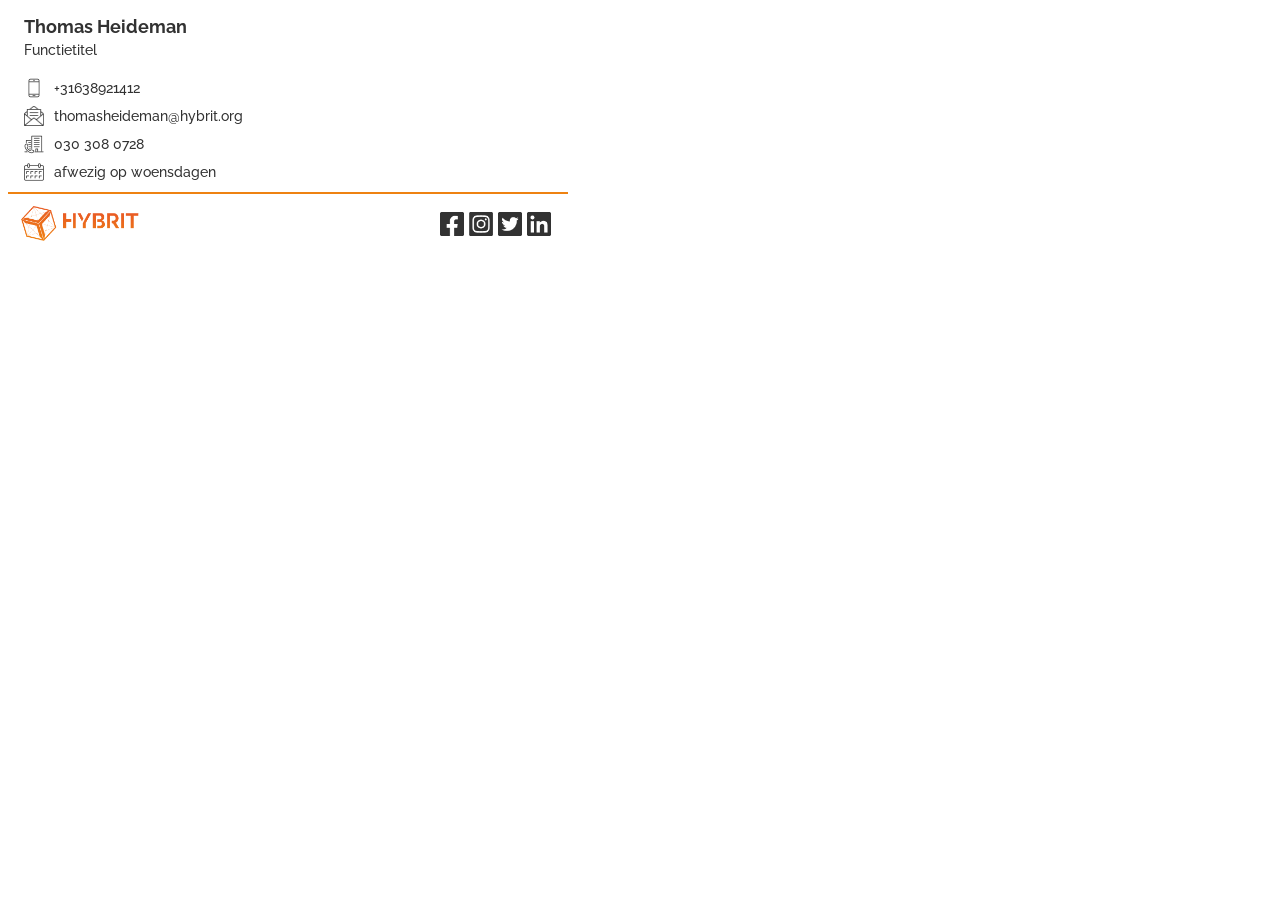
<file: templates/signature_v05.html>
<html><head>
    <link rel="preconnect" href="https://fonts.googleapis.com">
    <link rel="preconnect" href="https://fonts.gstatic.com" crossorigin="">
    <link href="https://fonts.googleapis.com/css2?family=Raleway:wght@400;500;600;700&amp;display=swap" rel="stylesheet">
    <style>a:hover {
           text-decoration: underline !important;
    }</style>
  </head>
  <body>
    <table cellpadding="0" cellspacing="0" style="vertical-align: -webkit-baseline-middle;font-size: medium;width: 100%;max-width: 560px;font-family: 'Raleway', sans-serif;">
      <tbody>
        <tr>
          <td style="
        padding: 6px 16px;
    ">
            <table cellpadding="0" cellspacing="0" style="vertical-align: -webkit-baseline-middle;font-size: medium;width: 100%;font-family: 'Raleway', sans-serif;">
              <tbody style="
        width: 100%;
    ">
                 <tr height="24" style="vertical-align: middle;">
                          <td style="vertical-align: middle;">
                            <h2 color="#323232" style="margin: 0px;font-size: 18px;color: #323232;font-weight: 700;font-family: 'Raleway', sans-serif;white-space: nowrap;">Thomas Heideman</h2>
                          </td>
                        </tr><tr height="24">
                          <td>
                            <span color="#323232" font-size="medium" class="title" style="margin: 0px;color: rgb(50, 50, 50);font-size: 14px;line-height: 22px;font-family: 'Raleway', sans-serif;font-weight: 500;white-space: nowrap;">Functietitel</span>
                          </td>
                        </tr>
                        <tr height="12"></tr>
<tr>
                  
                  
                  <td style="vertical-align: middle;">
                    <table cellpadding="0" cellspacing="0" style="vertical-align: -webkit-baseline-middle;font-size: medium;font-family: 'Raleway', sans-serif;font-weight: 500;">
                      <tbody>
                        <tr style="vertical-align: middle;" height="28">
                          <td width="26" style="vertical-align: middle;">
                            <table cellpadding="0" cellspacing="0" style="vertical-align: -webkit-baseline-middle; font-size: medium; font-family: Arial;">
                              <tbody>
                                <tr>
                                  <td style="vertical-align: bottom;">
                                    <span width="24" style="display: inline-block;">
                                      <img src="../assets/img/Signature_icon__Mobile-1.png" color="#EE8211" alt="mobilePhone" width="20" style="display: block;margin-right: 4px;">
                                    </span>
                                  </td>
                                </tr>
                              </tbody>
                            </table>
                          </td>
                          <td style="padding: 0px; color: rgb(50, 50, 50);">
                            <a href="tel:0031638921412" color="#323232" class="contact-phone__ExternalLink" style="text-decoration: none; color: rgb(50, 50, 50); font-size: 14px;">
                              <span>+31638921412</span>
                            </a>
                          </td>
                        </tr><tr height="28" style="vertical-align: middle;">
                          <td width="30" style="vertical-align: middle;">
                            <table cellpadding="0" cellspacing="0" style="vertical-align: -webkit-baseline-middle; font-size: medium; font-family: Arial;">
                              <tbody>
                                <tr>
                                  <td style="vertical-align: bottom;">
                                    <span width="24" style="display: inline-block;">
                                      <img src="../assets/img/Signature_icon_mail.png" color="#EE8211" alt="emailAddress" width="20" style="display: block;margin-right: 4px;">
                                    </span>
                                  </td>
                                </tr>
                              </tbody>
                            </table>
                          </td>
                          <td style="padding: 0px;">
                            <a href="mailto:johnsmith@hybrit.org" color="#323232" class="contact-email__ExternalLink" style="text-decoration: none; color: rgb(50, 50, 50); font-size: 14px;">
                              <span>thomasheideman@hybrit.org</span>
                            </a>
                          </td>
                        </tr><tr style="vertical-align: middle;" height="28">
                          <td width="26" style="vertical-align: middle;">
                            <table cellpadding="0" cellspacing="0" style="vertical-align: -webkit-baseline-middle; font-size: medium; font-family: Arial;">
                              <tbody>
                                <tr>
                                  <td style="vertical-align: bottom;">
                                    <span width="24" style="display: inline-block;">
                                      <img src="../assets/img/Signature_icon__Office_Phone-1.png" color="#EE8211" alt="mobilePhone" width="20" style="display: block;margin-right: 4px;">
                                    </span>
                                  </td>
                                </tr>
                              </tbody>
                            </table>
                          </td>
                          <td style="padding: 0px; color: rgb(50, 50, 50);">
                            <a href="tel:0031303080728" color="#323232" class="contact-phone__ExternalLink" style="text-decoration: none; color: rgb(50, 50, 50); font-size: 14px;">
                              <span> 030 308 0728</span>
                            </a>
                          </td>
                        </tr>
                        
                        <tr height="28" style="vertical-align: middle;">
                          <td width="30" style="vertical-align: middle;">
                            <table cellpadding="0" cellspacing="0" style="vertical-align: -webkit-baseline-middle; font-size: medium; font-family: Arial;">
                              <tbody>
                                <tr>
                                  <td style="vertical-align: bottom;">
                                    <span width="24" style="display: inline-block;">
                                      <img src="../assets/img/Signature_icon__calendar-1.png" color="#EE8211" alt="emailAddress" width="20" style="display: block;margin-right: 4px;">
                                    </span>
                                  </td>
                                </tr>
                              </tbody>
                            </table>
                          </td>
                          <td style="padding: 0px;">
                            <p color="#323232" style="text-decoration: none; color: rgb(50, 50, 50); font-size: 14px;">
                              afwezig op woensdagen
                            </p>
                          </td>
                        </tr>
                      </tbody>
                    </table>
                  </td>
                </tr>
              </tbody>
            </table>
          </td>
        </tr>
        <tr>
          <td>
            <table cellpadding="0" cellspacing="0" style="width: 100%;vertical-align: -webkit-baseline-middle;font-size: medium;font-family: Arial;background: #EE8211;height: 2px;">
              <tbody></tbody>
            </table>
          </td>
        </tr>
        <tr>
          <td style="
        padding: 12px;
    ">
            <table cellpadding="0" cellspacing="0" style="width: 100%; vertical-align: -webkit-baseline-middle; font-size: medium; font-family: Arial;">
              <tbody>
                <tr>
                  <td style="vertical-align: top;width: auto;">
                    <a href="https://hybrit.nl/" target="_blank">
                      <img src="../assets/img/Hybrit_animated_logo.gif" role="presentation" width="160" style="display: inline-block;max-width: 160px;">
                    </a>
                  </td>
                  <td width="30">
                    <div style="width: 30px;"></div>
                  </td>
                  <td style="text-align: right;vertical-align: middle;">
                    <table cellpadding="0" cellspacing="0" style="display: inline-block; vertical-align: -webkit-baseline-middle; font-size: medium; font-family: Arial;">
                      <tbody>
                        <tr style="text-align: right;">
                          <td>
                            <a href="https://www.facebook.com/codeitsmarter/" color="#EE8211" class="social-links" style="display: inline-block;padding: 0px;">
                              <img src="../assets/img/Signature_icon_facebook_dark.png" alt="facebook" color="#EE8211" height="24" class="social-links" style="max-width: 135px;display: block;">
                            </a>
                          </td>
                          <td width="5">
                            <div></div>
                          </td>
                          <td>
                            <a href="https://www.instagram.com/hybrit_it/" color="#EE8211" class="social-links" style="display: inline-block;padding: 0px;/* background-color: rgb(238, 130, 17); */">
                              <img src="../assets/img/Signature_icon_Instagram_dark.png" alt="linkedin" color="#EE8211" height="24" style="/* background-color: rgb(238, 130, 17); */max-width: 135px;display: block;">
                            </a>
                          </td>
                          <td width="5">
                            <div></div>
                          </td>
                          <td>
                            <a href="https://twitter.com/BHybrit" color="" class="social-links" style="display: inline-block;padding: 0px;">
                              <img src="../assets/img/Signature_icon_Twitter_dark.png" alt="twitter" height="24" class="social-links" style="max-width: 135px;display: block;">
                            </a>
                          </td>
                          <td width="5">
                            <div></div>
                          </td>
                          <td>
                            <a href="https://www.linkedin.com/company/hybrit-bv/mycompany/" color="#EE8211" class="social-links" style="display: inline-block;padding: 0px;/* background-color: rgb(238, 130, 17); */">
                              <img src="../assets/img/Signature_icon_Linkedin_dark.png" alt="linkedin" color="#EE8211" height="24" style="/* background-color: rgb(238, 130, 17); */max-width: 135px;display: block;">
                            </a>
                          </td>
                          <td width="5">
                            <div></div>
                          </td>
                        </tr>
                      </tbody>
                    </table>
                  </td>
                </tr>
              </tbody>
            </table>
          </td>
        </tr>
      </tbody>
    </table>
  
</body></html>
</file>
<file: assets/css/style.css>
/* ==========================================================================
   Hybrit E-mail Signature Generator - interface styles
   NOTE: the signature templates keep their own inline styles on purpose
   (email clients ignore external stylesheets). Only the generator UI is
   styled here.
   ========================================================================== */

body {
   margin: 0;
}

.logo img {
   width: 320px;
}

header {
   background: linear-gradient(-135deg, #E95B25 0%, #EE8211 100%), #EE8211;
   padding: 0 1rem;
   box-shadow: 0 2px 4px rgba(50, 50, 50, .5);
   z-index: 999;
   position: relative;
}

main {
   display: flex;
   margin: auto;
}

.column-70 {
   width: 70%;
   padding: 3rem 0;
   background: #fff;
}

.column-30 {
   width: 30%;
   background: #dddddd;
   padding: 3rem 0;
}

/* ---- Form ---------------------------------------------------------------- */

.form-fieldset {
   border: 0;
   margin: 0;
   padding: 0;
   min-width: 0;
}

.inputfield {
   margin: 0 0 1rem;
   display: flex;
   flex-wrap: wrap;
}

.inputfield label,
.inputfield input {
   display: block;
   width: 100%;
   font-family: 'Raleway', sans-serif;
}

.inputfield label {
   margin: 0 0 .25rem;
   font-size: .875rem;
}

.inputfield input {
   padding: .5rem;
   border: none;
   border-radius: .25rem;
   font-size: 1rem;
   box-sizing: border-box;
}

.inputfield input::placeholder {
   color: #c6c6c6;
   font-weight: 300;
   font-size: .875rem;
}

/* ---- Buttons ------------------------------------------------------------- */

.button {
   background: #323232;
   color: #fff;
   border: none;
   font-size: 1rem;
   font-family: 'Raleway', sans-serif;
   font-weight: 700;
   padding: .75rem 2rem;
   border-radius: .25rem;
   box-shadow: 0 2px 4px rgba(50, 50, 50, .5);
   display: inline-block;
   transition: ease-in-out 300ms;
}

.button:after {
   content: ".";
   color: #EE8211;
   font-weight: 900;
}

.button:hover {
   background: #4b4b4b;
   box-shadow: 0 1px 4px rgba(50, 50, 50, .5);
   transform-origin: center;
   cursor: pointer;
}

.copy-button {
   display: flex;
   flex-wrap: wrap;
   justify-content: end;
   padding: 0.5rem;
   border-radius: 0.25rem;
   box-shadow: 0 2px 4px rgba(50, 50, 50, .35);
   border: 1px solid #323232;
   background: none;
   font-size: .875rem;
   font-family: 'Raleway', sans-serif;
   font-weight: 500;
   color: #323232;
   transition: ease-in-out 300ms;
}

.copy-button:hover {
   color: #fff;
   border-color: #EE8211;
   box-shadow: 0 1px 4px rgba(50, 50, 50, .35);
   background: #EE8211;
   cursor: pointer;
}

/* Temporary feedback states set by app.js after a copy attempt */
.copy-button.is-copied {
   color: #fff;
   border-color: #2e7d32;
   background: #2e7d32;
}

.copy-button.is-error {
   color: #fff;
   border-color: #c62828;
   background: #c62828;
}

/* Keyboard focus (buttons are now real <button> elements) */
.button:focus-visible,
.copy-button:focus-visible,
.inputfield input:focus-visible {
   outline: 2px solid #EE8211;
   outline-offset: 2px;
}

/* ---- Typography & layout ------------------------------------------------- */

.title--h1 {
   font-family: 'Raleway', sans-serif;
   margin: 0.5rem 0 1.5rem;
   color: #323232;
   font-size: 1.5rem;
   flex: 1;
}

.title--h2 {
   font-family: 'Raleway', sans-serif;
   margin: 1.25rem 0;
   color: #323232;
   font-size: 1rem;
   font-weight: 700;
   padding: 0;
}

h1.title--h1:after {
   content: ".";
   color: #fff;
   font-weight: 700;
}

.box-container {
   flex: 1 1 100%;
}

.content-wrapper {
   width: 75%;
   margin: auto;
}

.column-70 .content-wrapper {
   background: #FFF;
   padding: 1rem;
   border-radius: 4px;
   box-shadow: 0 2px 4px rgba(50, 50, 50, .5);
   position: relative;
   display: flex;
   flex-wrap: wrap;
   justify-content: end;
}

a:hover {
   text-decoration: underline !important;
}

/* ---- Responsive ---------------------------------------------------------- */

img {
   max-width: 100%;
}

/* Signature previews keep their fixed email layout; scroll instead of overflowing */
.box-container {
   min-width: 0;
   overflow-x: auto;
}

/* Tablet: stack form above previews */
@media (max-width: 960px) {
   main {
      flex-direction: column;
   }

   .column-30,
   .column-70 {
      width: auto;
      padding: 2rem 0;
   }

   .content-wrapper {
      width: 90%;
      max-width: 40rem;
   }
}

/* Phone */
@media (max-width: 600px) {
   .logo img {
      width: 220px;
   }

   .column-30,
   .column-70 {
      padding: 1.5rem 0;
   }

   .content-wrapper {
      width: calc(100% - 2rem);
   }

   .column-70 .content-wrapper {
      padding: 0.75rem;
   }

   .title--h1 {
      font-size: 1.25rem;
      margin-bottom: 1rem;
   }

   .inputfield input {
      font-size: 1rem; /* prevents iOS zoom on focus */
   }

   .button,
   .copy-button {
      width: 100%;
      justify-content: center;
      text-align: center;
      box-sizing: border-box;
      padding: 0.75rem;
   }
}

@media (prefers-reduced-motion: reduce) {
   .button,
   .copy-button {
      transition: none;
   }
}
</file>
